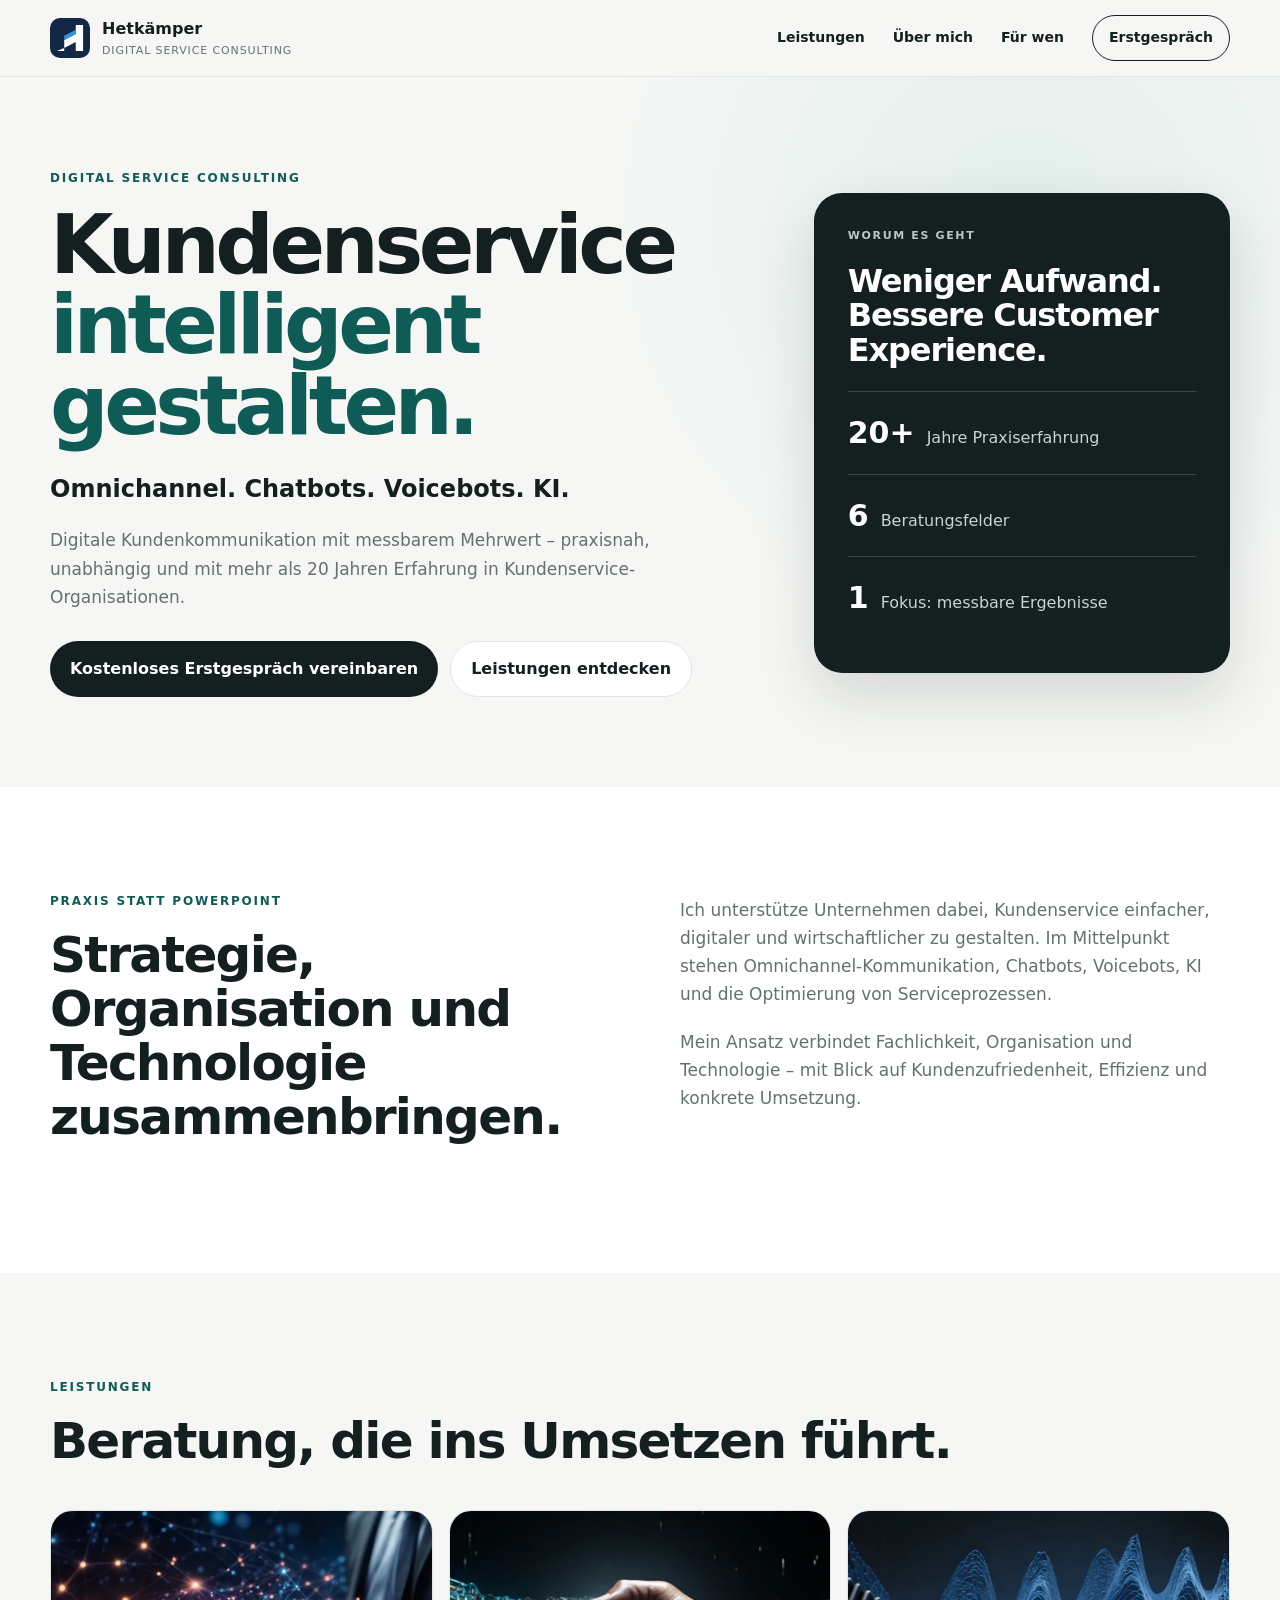
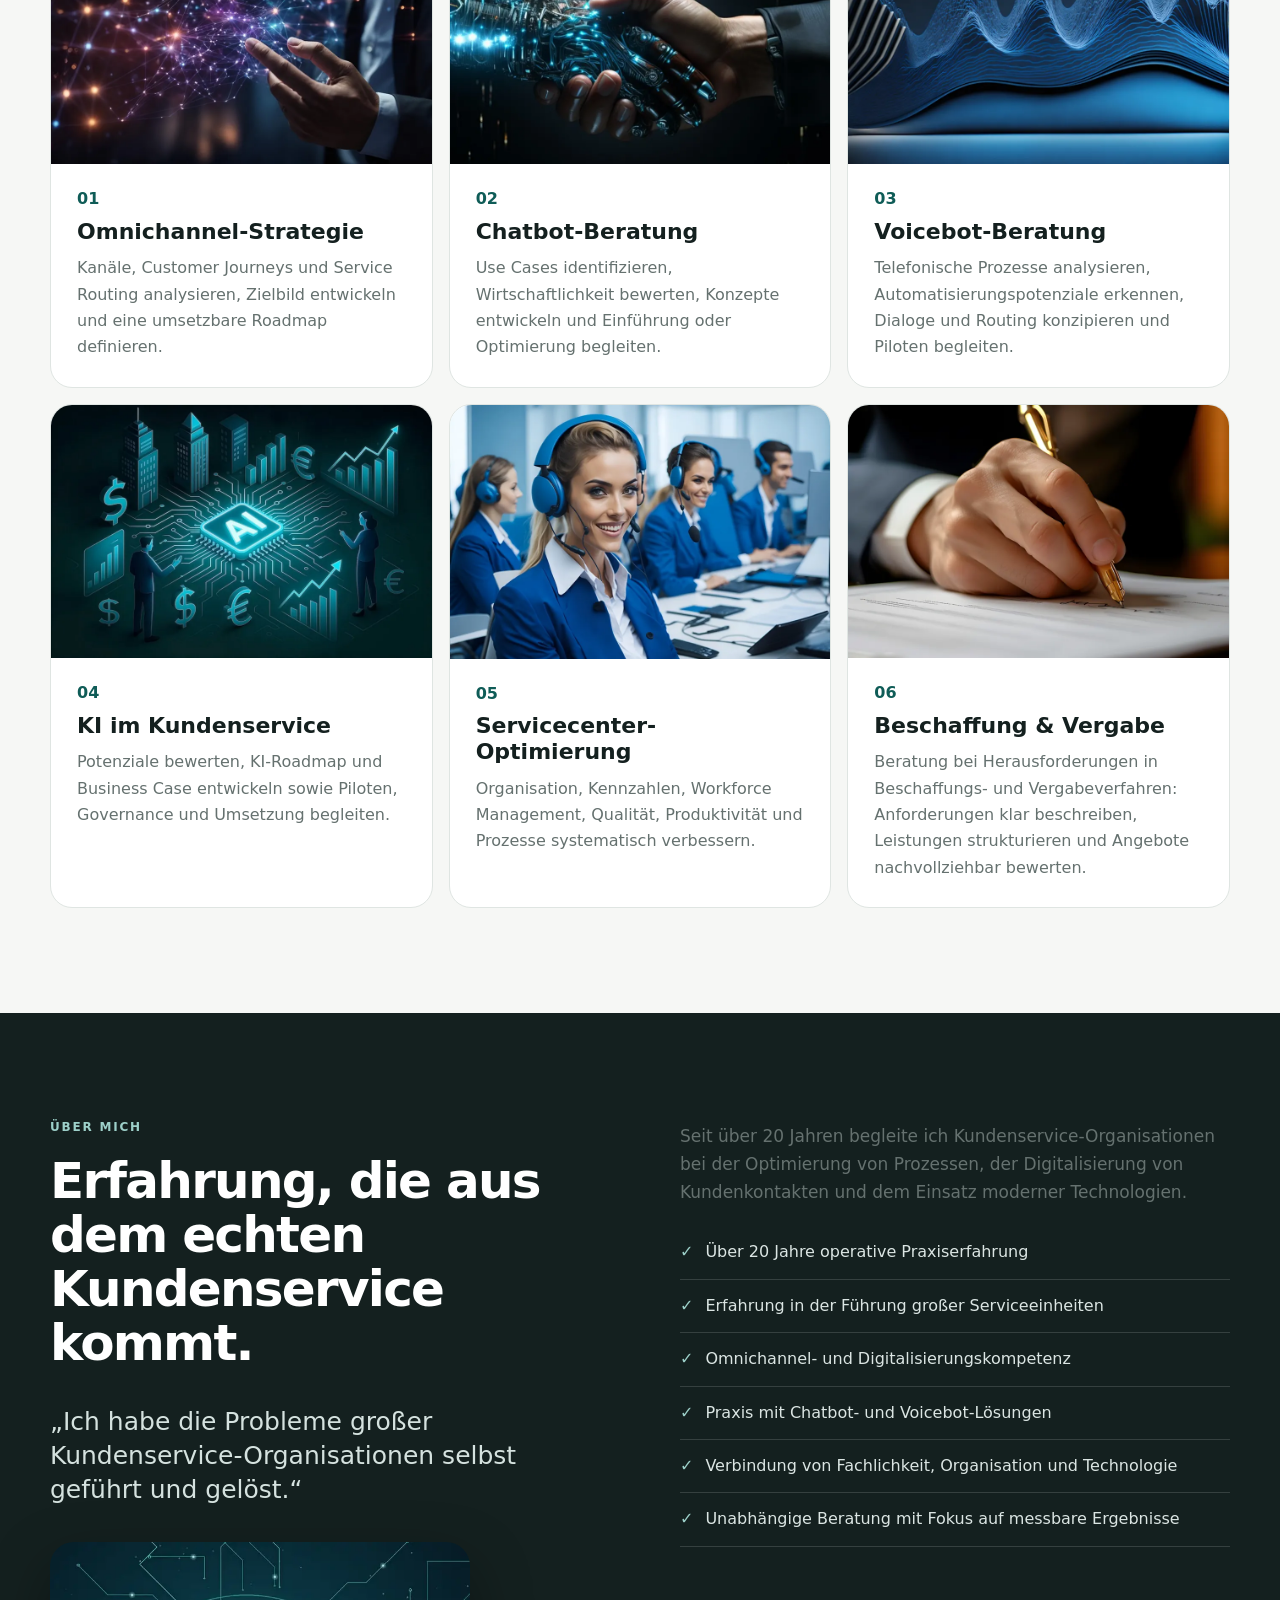
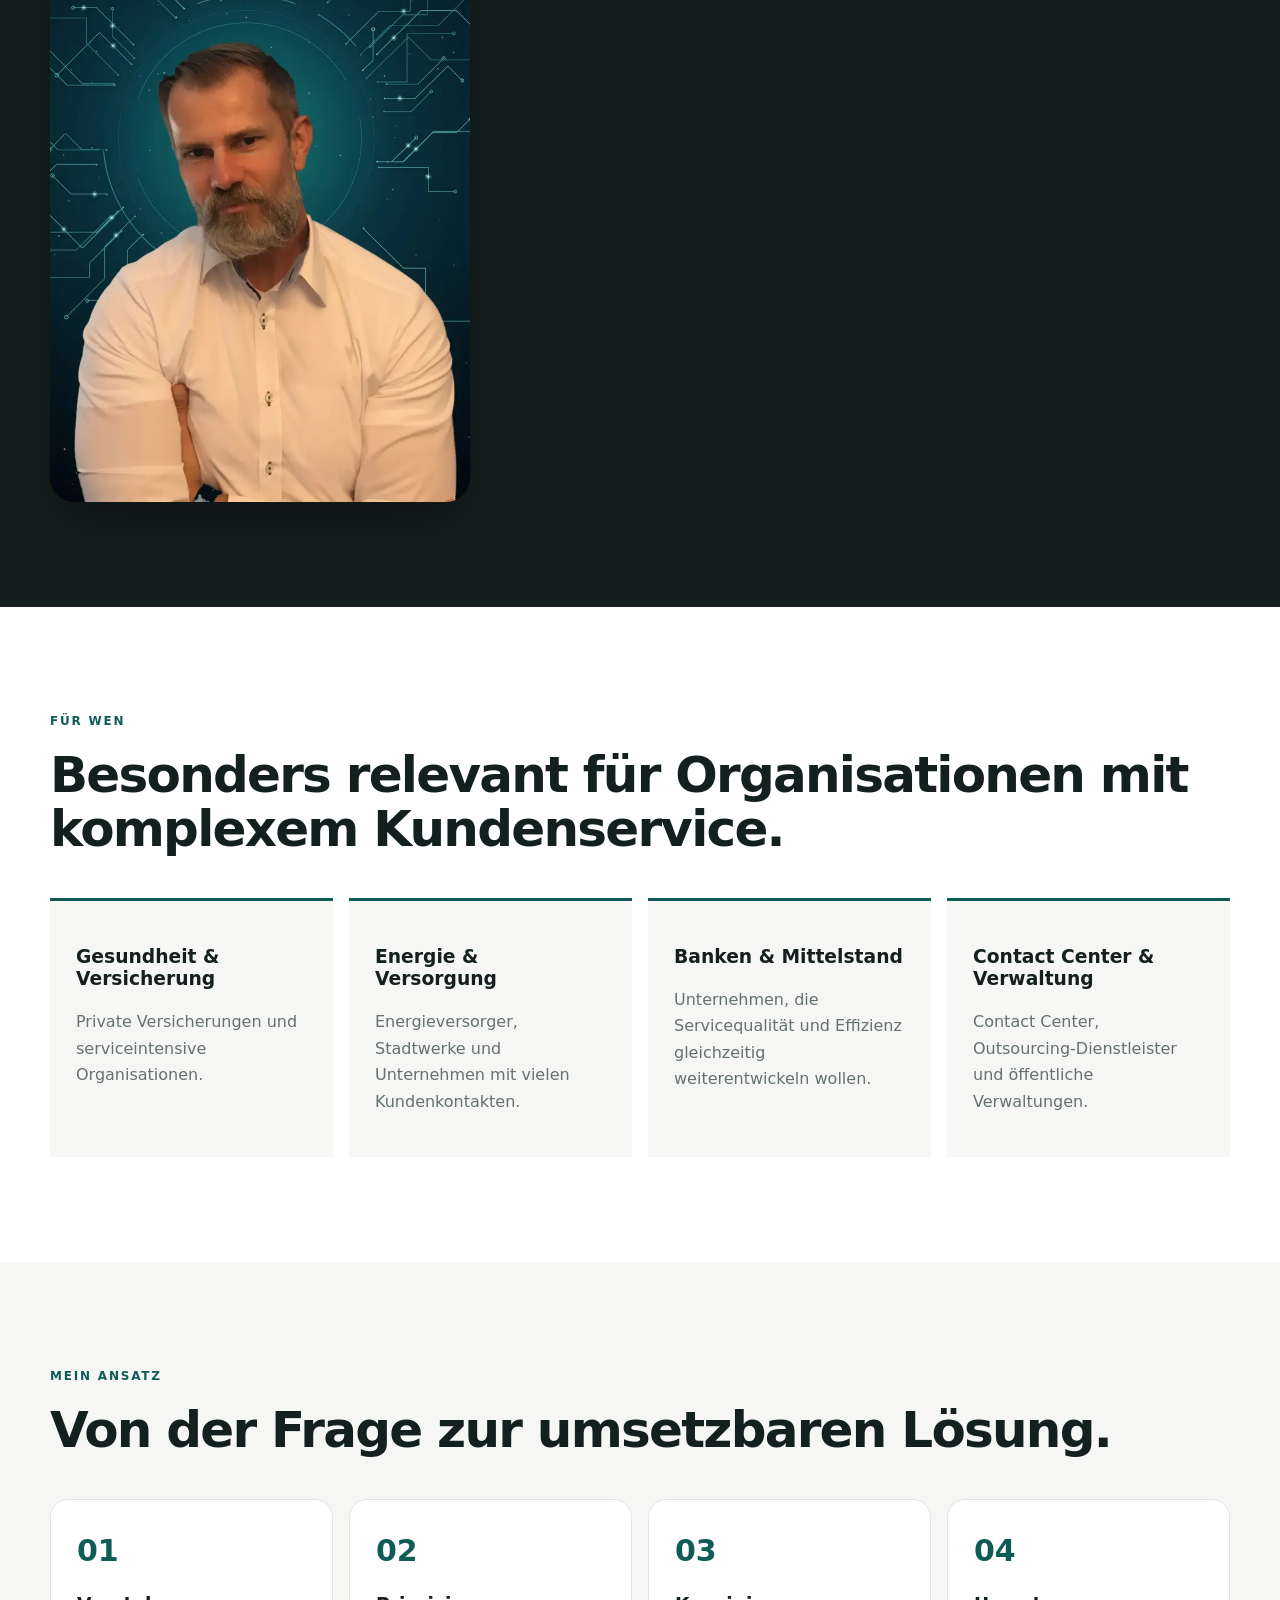
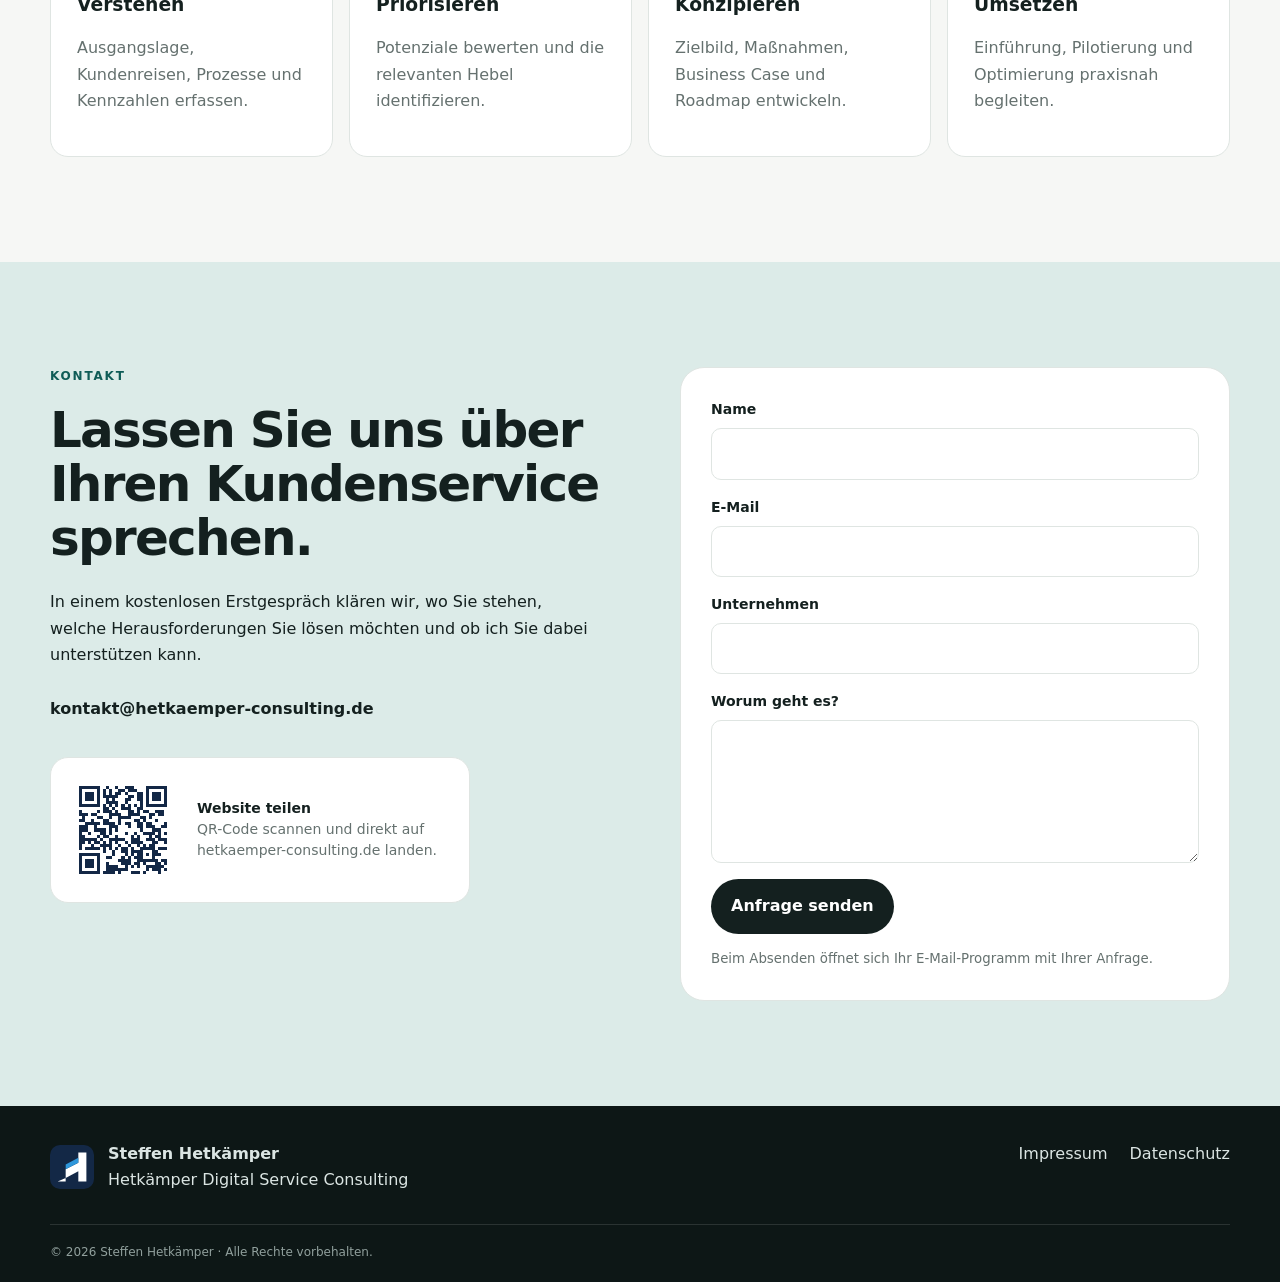
<file: index.html>
<!doctype html>
<html lang="de">
<head>
  <meta charset="utf-8">
  <meta name="viewport" content="width=device-width, initial-scale=1">
  <meta name="description" content="Steffen Hetkämper | Hetkämper Digital Service Consulting – Beratung für digitalen Kundenservice, Omnichannel, Chatbots, Voicebots und KI.">
  <title>Hetkämper Digital Service Consulting | Kundenservice intelligent gestalten</title>
  <link rel="icon" href="favicon.svg" type="image/svg+xml">
  <link rel="stylesheet" href="style.css">
</head>
<body>
<header class="site-header">
  <div class="container nav">
    <a class="brand" href="#top" aria-label="Startseite">
      <img class="brand-logo" src="logo.svg" alt="" width="40" height="40">
      <span><strong>Hetkämper</strong><small>Digital Service Consulting</small></span>
    </a>
    <nav aria-label="Hauptnavigation">
      <a href="#leistungen">Leistungen</a>
      <a href="#ueber-mich">Über mich</a>
      <a href="#zielgruppen">Für wen</a>
      <a href="#kontakt" class="nav-cta">Erstgespräch</a>
    </nav>
  </div>
</header>

<main id="top">
<section class="hero">
  <div class="container hero-grid">
    <div>
      <p class="eyebrow">DIGITAL SERVICE CONSULTING</p>
      <h1>Kundenservice<br><span>intelligent gestalten.</span></h1>
      <p class="lead">Omnichannel. Chatbots. Voicebots. KI.</p>
      <p class="hero-copy">Digitale Kundenkommunikation mit messbarem Mehrwert – praxisnah, unabhängig und mit mehr als 20 Jahren Erfahrung in Kundenservice-Organisationen.</p>
      <div class="actions">
        <a class="button primary" href="#kontakt">Kostenloses Erstgespräch vereinbaren</a>
        <a class="button secondary" href="#leistungen">Leistungen entdecken</a>
      </div>
    </div>
    <div class="hero-card">
      <div class="card-kicker">WORUM ES GEHT</div>
      <h2>Weniger Aufwand.<br>Bessere Customer Experience.</h2>
      <div class="metric"><b>20+</b><span>Jahre Praxiserfahrung</span></div>
      <div class="metric"><b>6</b><span>Beratungsfelder</span></div>
      <div class="metric"><b>1</b><span>Fokus: messbare Ergebnisse</span></div>
    </div>
  </div>
</section>

<section class="intro section">
  <div class="container two-col">
    <div>
      <p class="eyebrow">PRAXIS STATT POWERPOINT</p>
      <h2>Strategie, Organisation und Technologie zusammenbringen.</h2>
    </div>
    <div class="copy">
      <p>Ich unterstütze Unternehmen dabei, Kundenservice einfacher, digitaler und wirtschaftlicher zu gestalten. Im Mittelpunkt stehen Omnichannel-Kommunikation, Chatbots, Voicebots, KI und die Optimierung von Serviceprozessen.</p>
      <p>Mein Ansatz verbindet Fachlichkeit, Organisation und Technologie – mit Blick auf Kundenzufriedenheit, Effizienz und konkrete Umsetzung.</p>
    </div>
  </div>
</section>

<section id="leistungen" class="section services">
  <div class="container">
    <p class="eyebrow">LEISTUNGEN</p>
    <h2>Beratung, die ins Umsetzen führt.</h2>
    <div class="service-grid">
      <article class="service-card"><img src="img/omnichannel.webp" alt="Vernetzte digitale Kommunikationskanäle" width="900" height="600" loading="lazy"><span>01</span><h3>Omnichannel-Strategie</h3><p>Kanäle, Customer Journeys und Service Routing analysieren, Zielbild entwickeln und eine umsetzbare Roadmap definieren.</p></article>
      <article class="service-card"><img src="img/chatbot.webp" alt="Handschlag zwischen Mensch und Roboterhand" width="900" height="600" loading="lazy"><span>02</span><h3>Chatbot-Beratung</h3><p>Use Cases identifizieren, Wirtschaftlichkeit bewerten, Konzepte entwickeln und Einführung oder Optimierung begleiten.</p></article>
      <article class="service-card"><img src="img/voicebot.webp" alt="Visualisierte Schallwellen einer Sprachanwendung" width="900" height="600" loading="lazy"><span>03</span><h3>Voicebot-Beratung</h3><p>Telefonische Prozesse analysieren, Automatisierungspotenziale erkennen, Dialoge und Routing konzipieren und Piloten begleiten.</p></article>
      <article class="service-card"><img src="img/ki.webp" alt="KI-Chip als Symbol für künstliche Intelligenz" width="900" height="600" loading="lazy"><span>04</span><h3>KI im Kundenservice</h3><p>Potenziale bewerten, KI-Roadmap und Business Case entwickeln sowie Piloten, Governance und Umsetzung begleiten.</p></article>
      <article class="service-card"><img src="img/servicecenter.webp" alt="Team in einem modernen Servicecenter" width="900" height="600" loading="lazy"><span>05</span><h3>Servicecenter-Optimierung</h3><p>Organisation, Kennzahlen, Workforce Management, Qualität, Produktivität und Prozesse systematisch verbessern.</p></article>
      <article class="service-card"><img src="img/vergabe.webp" alt="Unterschrift unter einem Vertragsdokument" width="900" height="600" loading="lazy"><span>06</span><h3>Beschaffung &amp; Vergabe</h3><p>Beratung bei Herausforderungen in Beschaffungs- und Vergabeverfahren: Anforderungen klar beschreiben, Leistungen strukturieren und Angebote nachvollziehbar bewerten.</p></article>
    </div>
  </div>
</section>

<section id="ueber-mich" class="section about">
  <div class="container two-col">
    <div class="about-panel">
      <p class="eyebrow">ÜBER MICH</p>
      <h2>Erfahrung, die aus dem echten Kundenservice kommt.</h2>
      <p class="quote">„Ich habe die Probleme großer Kundenservice-Organisationen selbst geführt und gelöst.“</p>
      <img class="about-photo" src="steffen-hetkaemper-v2.webp" alt="Steffen Hetkämper" width="720" height="960" loading="lazy">
    </div>
    <div class="copy">
      <p>Seit über 20 Jahren begleite ich Kundenservice-Organisationen bei der Optimierung von Prozessen, der Digitalisierung von Kundenkontakten und dem Einsatz moderner Technologien.</p>
      <ul class="checklist">
        <li>Über 20 Jahre operative Praxiserfahrung</li>
        <li>Erfahrung in der Führung großer Serviceeinheiten</li>
        <li>Omnichannel- und Digitalisierungskompetenz</li>
        <li>Praxis mit Chatbot- und Voicebot-Lösungen</li>
        <li>Verbindung von Fachlichkeit, Organisation und Technologie</li>
        <li>Unabhängige Beratung mit Fokus auf messbare Ergebnisse</li>
      </ul>
    </div>
  </div>
</section>

<section id="zielgruppen" class="section audiences">
  <div class="container">
    <p class="eyebrow">FÜR WEN</p>
    <h2>Besonders relevant für Organisationen mit komplexem Kundenservice.</h2>
    <div class="audience-grid">
      <div><h3>Gesundheit & Versicherung</h3><p>Private Versicherungen und serviceintensive Organisationen.</p></div>
      <div><h3>Energie & Versorgung</h3><p>Energieversorger, Stadtwerke und Unternehmen mit vielen Kundenkontakten.</p></div>
      <div><h3>Banken & Mittelstand</h3><p>Unternehmen, die Servicequalität und Effizienz gleichzeitig weiterentwickeln wollen.</p></div>
      <div><h3>Contact Center & Verwaltung</h3><p>Contact Center, Outsourcing-Dienstleister und öffentliche Verwaltungen.</p></div>
    </div>
  </div>
</section>

<section class="section process">
  <div class="container">
    <p class="eyebrow">MEIN ANSATZ</p>
    <h2>Von der Frage zur umsetzbaren Lösung.</h2>
    <div class="steps">
      <div><b>01</b><h3>Verstehen</h3><p>Ausgangslage, Kundenreisen, Prozesse und Kennzahlen erfassen.</p></div>
      <div><b>02</b><h3>Priorisieren</h3><p>Potenziale bewerten und die relevanten Hebel identifizieren.</p></div>
      <div><b>03</b><h3>Konzipieren</h3><p>Zielbild, Maßnahmen, Business Case und Roadmap entwickeln.</p></div>
      <div><b>04</b><h3>Umsetzen</h3><p>Einführung, Pilotierung und Optimierung praxisnah begleiten.</p></div>
    </div>
  </div>
</section>

<section id="kontakt" class="section contact">
  <div class="container contact-grid">
    <div>
      <p class="eyebrow">KONTAKT</p>
      <h2>Lassen Sie uns über Ihren Kundenservice sprechen.</h2>
      <p>In einem kostenlosen Erstgespräch klären wir, wo Sie stehen, welche Herausforderungen Sie lösen möchten und ob ich Sie dabei unterstützen kann.</p>
      <div class="contact-links">
        <a href="mailto:kontakt@hetkaemper-consulting.de">kontakt@hetkaemper-consulting.de</a>
      </div>
      <div class="qr-box">
        <img src="qr-code.svg" alt="QR-Code zur Website hetkaemper-consulting.de" width="132" height="132">
        <p><strong>Website teilen</strong><br>QR-Code scannen und direkt auf hetkaemper-consulting.de landen.</p>
      </div>
    </div>
    <form class="contact-form" action="mailto:kontakt@hetkaemper-consulting.de" method="post" enctype="text/plain">
      <label>Name<input name="Name" required></label>
      <label>E-Mail<input type="email" name="E-Mail" required></label>
      <label>Unternehmen<input name="Unternehmen"></label>
      <label>Worum geht es?<textarea name="Nachricht" rows="5"></textarea></label>
      <button class="button primary" type="submit">Anfrage senden</button>
      <small>Beim Absenden öffnet sich Ihr E-Mail-Programm mit Ihrer Anfrage.</small>
    </form>
  </div>
</section>
</main>

<footer class="footer">
  <div class="container footer-grid">
    <div class="footer-brand"><img src="logo.svg" alt="" width="44" height="44"><div><strong>Steffen Hetkämper</strong><br>Hetkämper Digital Service Consulting</div></div>
    <div><a href="impressum.html">Impressum</a><a href="datenschutz.html">Datenschutz</a></div>
  </div>
  <div class="container copyright">© 2026 Steffen Hetkämper · Alle Rechte vorbehalten.</div>
</footer>
<script src="script.js"></script>
</body>
</html>
</file>
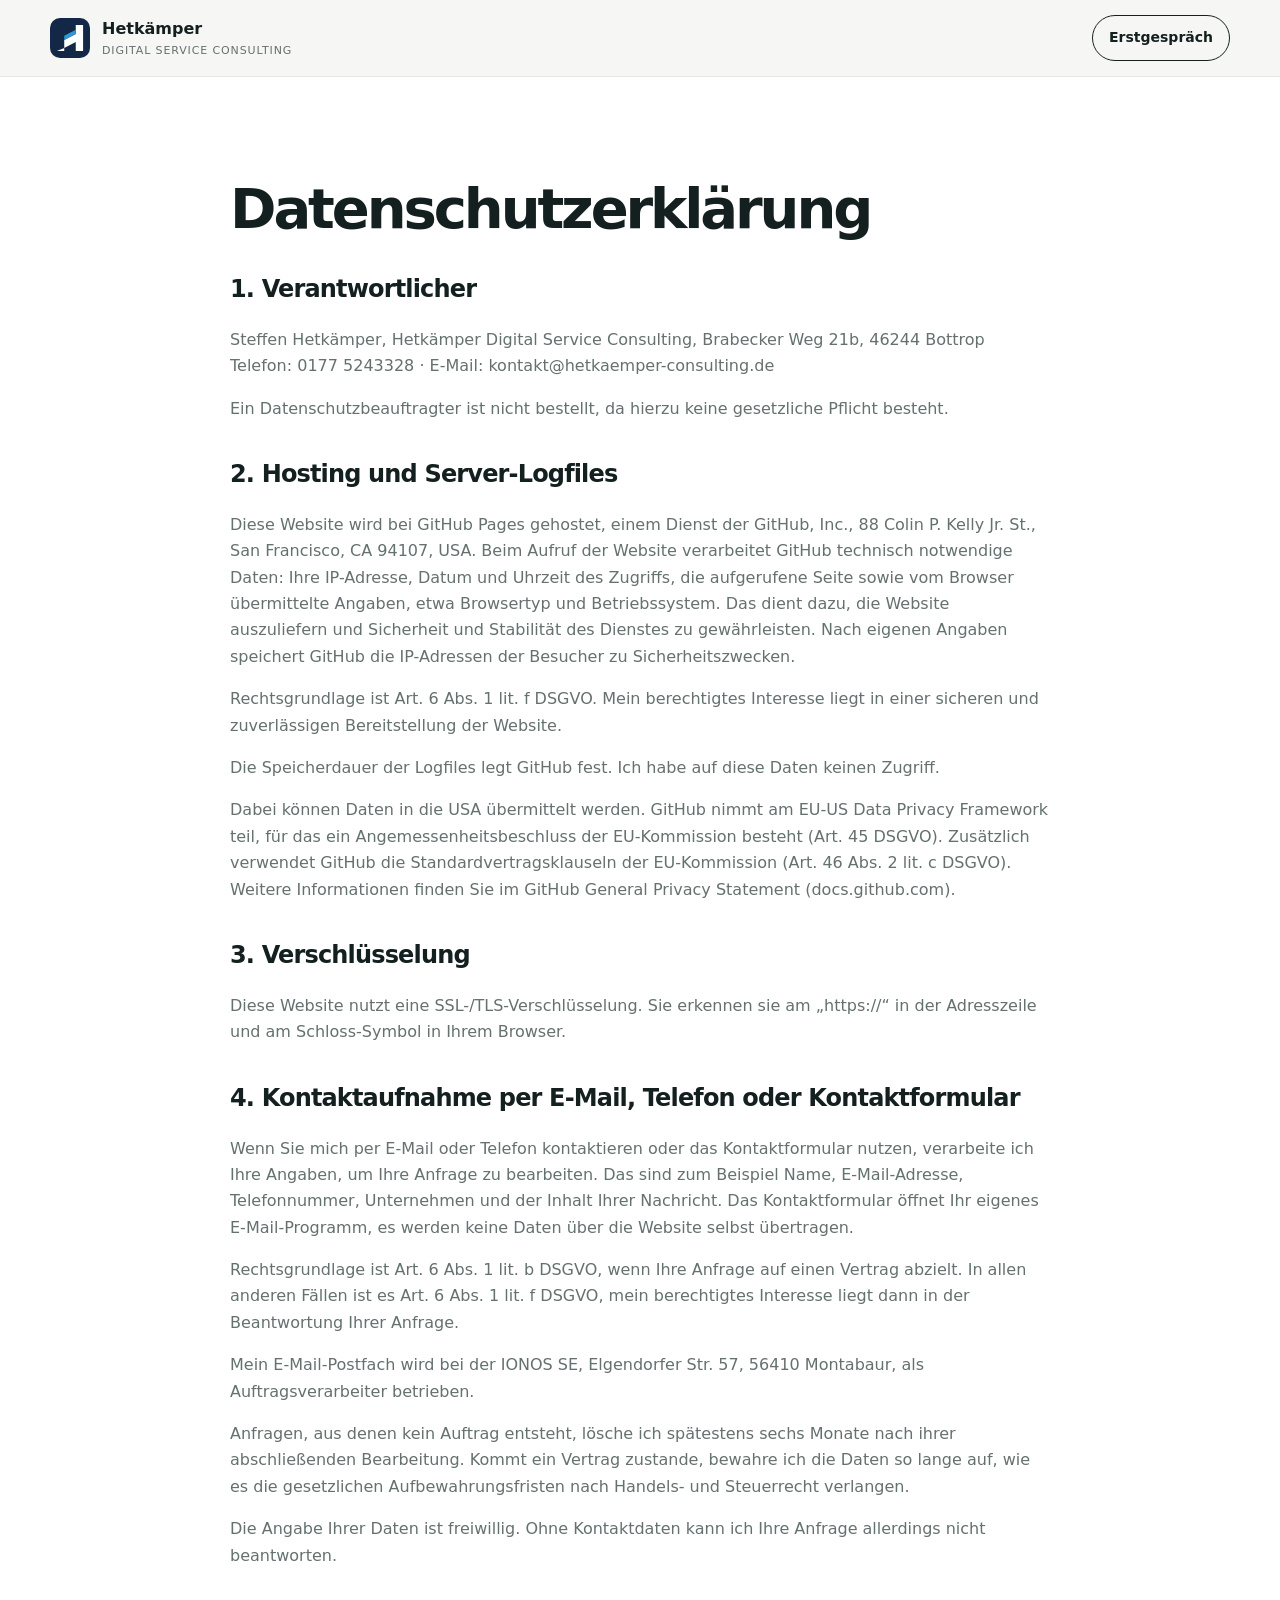
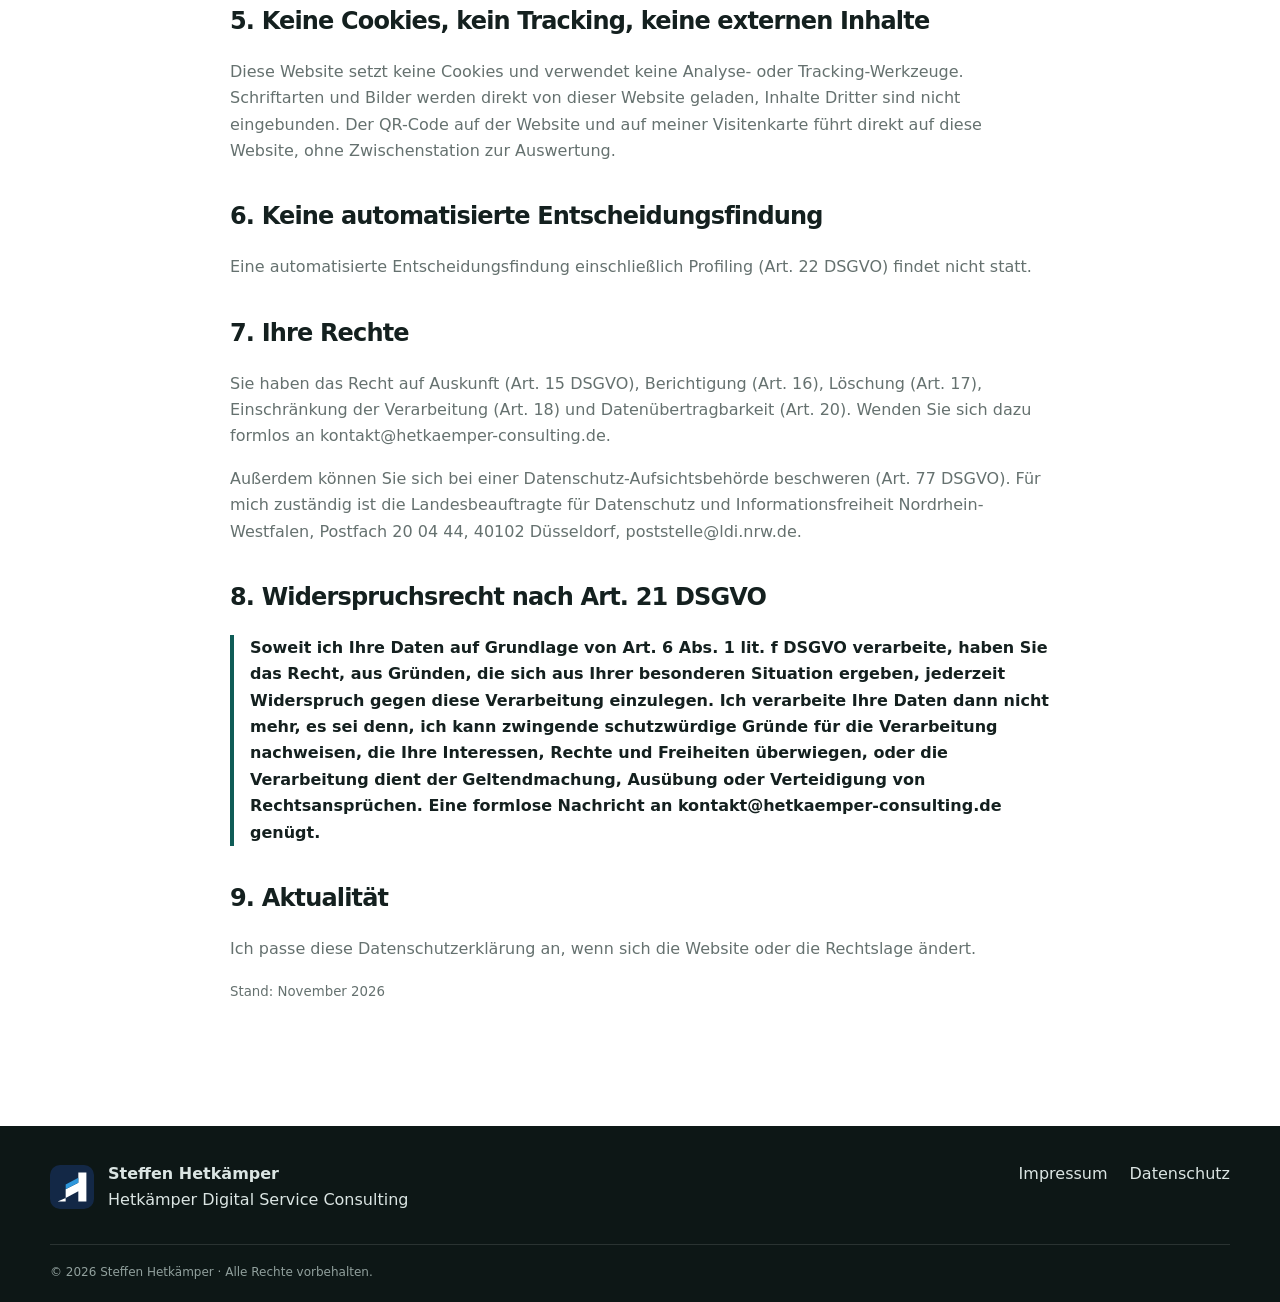
<file: datenschutz.html>
<!doctype html>
<html lang="de">
<head>
  <meta charset="utf-8">
  <meta name="viewport" content="width=device-width, initial-scale=1">
  <meta name="robots" content="noindex">
  <title>Datenschutzerklärung | Hetkämper Digital Service Consulting</title>
  <link rel="icon" href="favicon.svg" type="image/svg+xml">
  <link rel="stylesheet" href="style.css">
  <style>.legal{background:#fff}.legal .container{max-width:820px}.legal h2{font-size:24px;margin-top:40px}.legal p,.legal li{color:var(--muted)}</style>
</head>
<body>
<header class="site-header">
  <div class="container nav">
    <a class="brand" href="index.html" aria-label="Startseite">
      <img class="brand-logo" src="logo.svg" alt="" width="40" height="40">
      <span><strong>Hetkämper</strong><small>Digital Service Consulting</small></span>
    </a>
    <nav aria-label="Hauptnavigation"><a href="index.html#kontakt" class="nav-cta">Erstgespräch</a></nav>
  </div>
</header>
<main class="section legal"><div class="container">
<h1 style="font-size:clamp(36px,5vw,56px)">Datenschutzerklärung</h1>
<h2>1. Verantwortlicher</h2>
<p>Steffen Hetkämper, Hetkämper Digital Service Consulting, Brabecker Weg 21b, 46244 Bottrop<br>
Telefon: <a href="tel:+491775243328">0177 5243328</a> · E-Mail: <a href="mailto:kontakt@hetkaemper-consulting.de">kontakt@hetkaemper-consulting.de</a></p>
<p>Ein Datenschutzbeauftragter ist nicht bestellt, da hierzu keine gesetzliche Pflicht besteht.</p>
<h2>2. Hosting und Server-Logfiles</h2>
<p>Diese Website wird bei GitHub Pages gehostet, einem Dienst der GitHub, Inc., 88 Colin P. Kelly Jr. St., San Francisco, CA 94107, USA. Beim Aufruf der Website verarbeitet GitHub technisch notwendige Daten: Ihre IP-Adresse, Datum und Uhrzeit des Zugriffs, die aufgerufene Seite sowie vom Browser übermittelte Angaben, etwa Browsertyp und Betriebssystem. Das dient dazu, die Website auszuliefern und Sicherheit und Stabilität des Dienstes zu gewährleisten. Nach eigenen Angaben speichert GitHub die IP-Adressen der Besucher zu Sicherheitszwecken.</p>
<p>Rechtsgrundlage ist Art. 6 Abs. 1 lit. f DSGVO. Mein berechtigtes Interesse liegt in einer sicheren und zuverlässigen Bereitstellung der Website.</p>
<p>Die Speicherdauer der Logfiles legt GitHub fest. Ich habe auf diese Daten keinen Zugriff.</p>
<p>Dabei können Daten in die USA übermittelt werden. GitHub nimmt am EU-US Data Privacy Framework teil, für das ein Angemessenheitsbeschluss der EU-Kommission besteht (Art. 45 DSGVO). Zusätzlich verwendet GitHub die Standardvertragsklauseln der EU-Kommission (Art. 46 Abs. 2 lit. c DSGVO). Weitere Informationen finden Sie im GitHub General Privacy Statement (docs.github.com).</p>
<h2>3. Verschlüsselung</h2>
<p>Diese Website nutzt eine SSL-/TLS-Verschlüsselung. Sie erkennen sie am „https://“ in der Adresszeile und am Schloss-Symbol in Ihrem Browser.</p>
<h2>4. Kontaktaufnahme per E-Mail, Telefon oder Kontaktformular</h2>
<p>Wenn Sie mich per E-Mail oder Telefon kontaktieren oder das Kontaktformular nutzen, verarbeite ich Ihre Angaben, um Ihre Anfrage zu bearbeiten. Das sind zum Beispiel Name, E-Mail-Adresse, Telefonnummer, Unternehmen und der Inhalt Ihrer Nachricht. Das Kontaktformular öffnet Ihr eigenes E-Mail-Programm, es werden keine Daten über die Website selbst übertragen.</p>
<p>Rechtsgrundlage ist Art. 6 Abs. 1 lit. b DSGVO, wenn Ihre Anfrage auf einen Vertrag abzielt. In allen anderen Fällen ist es Art. 6 Abs. 1 lit. f DSGVO, mein berechtigtes Interesse liegt dann in der Beantwortung Ihrer Anfrage.</p>
<p>Mein E-Mail-Postfach wird bei der IONOS SE, Elgendorfer Str. 57, 56410 Montabaur, als Auftragsverarbeiter betrieben.</p>
<p>Anfragen, aus denen kein Auftrag entsteht, lösche ich spätestens sechs Monate nach ihrer abschließenden Bearbeitung. Kommt ein Vertrag zustande, bewahre ich die Daten so lange auf, wie es die gesetzlichen Aufbewahrungsfristen nach Handels- und Steuerrecht verlangen.</p>
<p>Die Angabe Ihrer Daten ist freiwillig. Ohne Kontaktdaten kann ich Ihre Anfrage allerdings nicht beantworten.</p>
<h2>5. Keine Cookies, kein Tracking, keine externen Inhalte</h2>
<p>Diese Website setzt keine Cookies und verwendet keine Analyse- oder Tracking-Werkzeuge. Schriftarten und Bilder werden direkt von dieser Website geladen, Inhalte Dritter sind nicht eingebunden. Der QR-Code auf der Website und auf meiner Visitenkarte führt direkt auf diese Website, ohne Zwischenstation zur Auswertung.</p>
<h2>6. Keine automatisierte Entscheidungsfindung</h2>
<p>Eine automatisierte Entscheidungsfindung einschließlich Profiling (Art. 22 DSGVO) findet nicht statt.</p>
<h2>7. Ihre Rechte</h2>
<p>Sie haben das Recht auf Auskunft (Art. 15 DSGVO), Berichtigung (Art. 16), Löschung (Art. 17), Einschränkung der Verarbeitung (Art. 18) und Datenübertragbarkeit (Art. 20). Wenden Sie sich dazu formlos an <a href="mailto:kontakt@hetkaemper-consulting.de">kontakt@hetkaemper-consulting.de</a>.</p>
<p>Außerdem können Sie sich bei einer Datenschutz-Aufsichtsbehörde beschweren (Art. 77 DSGVO). Für mich zuständig ist die Landesbeauftragte für Datenschutz und Informationsfreiheit Nordrhein-Westfalen, Postfach 20 04 44, 40102 Düsseldorf, <a href="mailto:poststelle@ldi.nrw.de">poststelle@ldi.nrw.de</a>.</p>
<h2>8. Widerspruchsrecht nach Art. 21 DSGVO</h2>
<p style="color:var(--ink);font-weight:700;border-left:4px solid var(--accent);padding-left:16px">Soweit ich Ihre Daten auf Grundlage von Art. 6 Abs. 1 lit. f DSGVO verarbeite, haben Sie das Recht, aus Gründen, die sich aus Ihrer besonderen Situation ergeben, jederzeit Widerspruch gegen diese Verarbeitung einzulegen. Ich verarbeite Ihre Daten dann nicht mehr, es sei denn, ich kann zwingende schutzwürdige Gründe für die Verarbeitung nachweisen, die Ihre Interessen, Rechte und Freiheiten überwiegen, oder die Verarbeitung dient der Geltendmachung, Ausübung oder Verteidigung von Rechtsansprüchen. Eine formlose Nachricht an <a href="mailto:kontakt@hetkaemper-consulting.de">kontakt@hetkaemper-consulting.de</a> genügt.</p>
<h2>9. Aktualität</h2>
<p>Ich passe diese Datenschutzerklärung an, wenn sich die Website oder die Rechtslage ändert.</p>
<p><small>Stand: November 2026</small></p>
</div></main>
<footer class="footer">
  <div class="container footer-grid">
    <div class="footer-brand"><img src="logo.svg" alt="" width="44" height="44"><div><strong>Steffen Hetkämper</strong><br>Hetkämper Digital Service Consulting</div></div>
    <div><a href="impressum.html">Impressum</a><a href="datenschutz.html">Datenschutz</a></div>
  </div>
  <div class="container copyright">© 2026 Steffen Hetkämper · Alle Rechte vorbehalten.</div>
</footer>
</body>
</html>
</file>
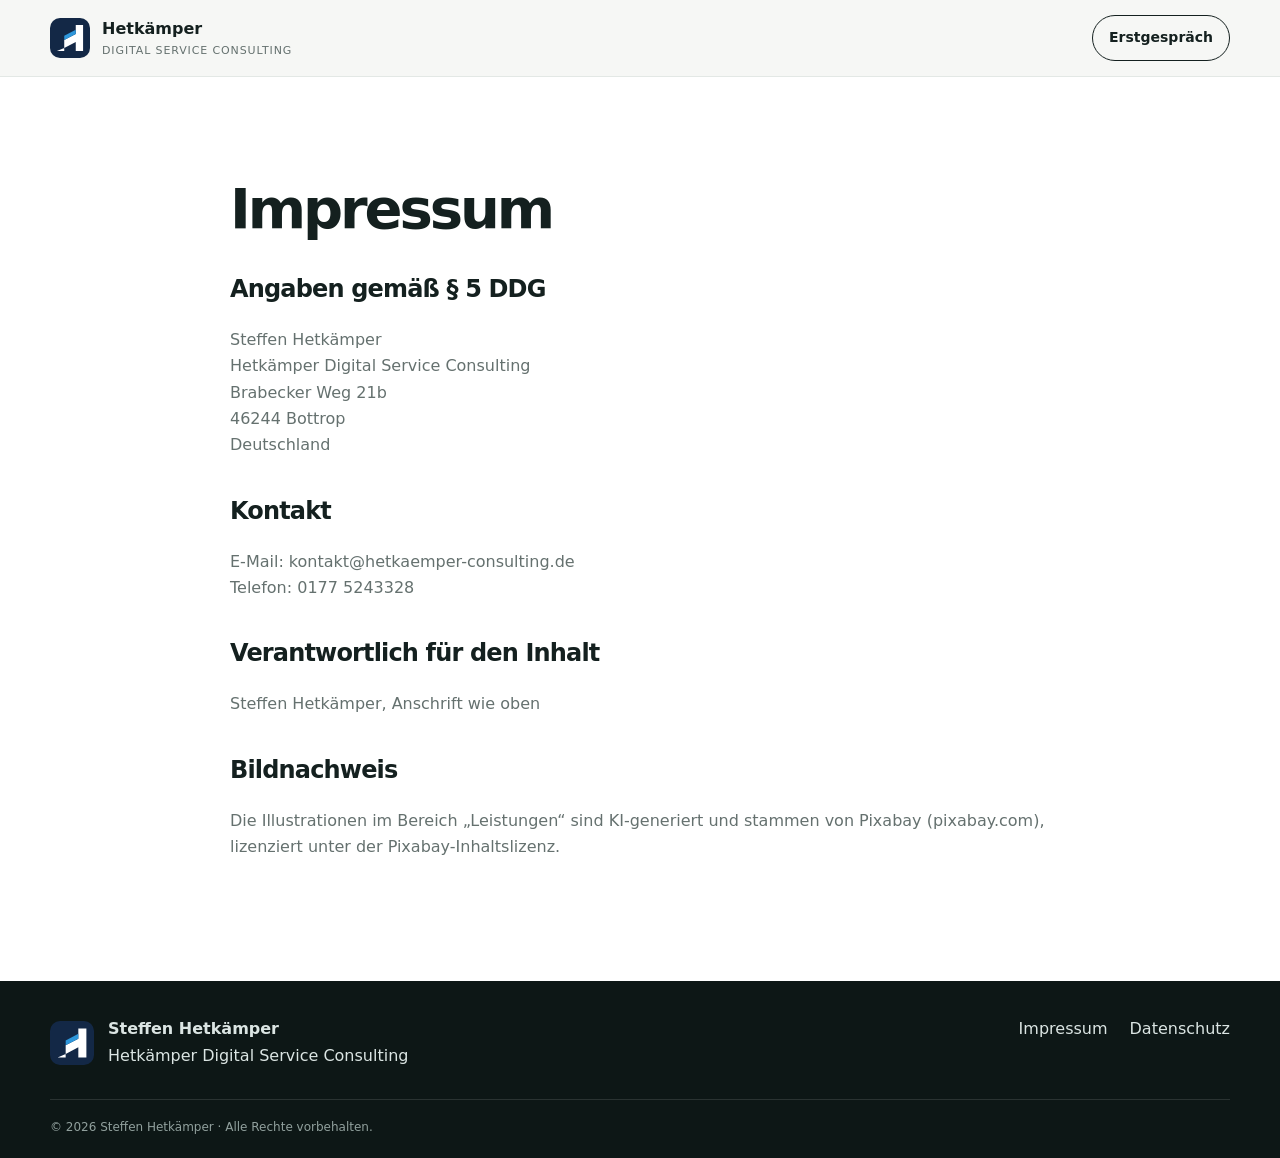
<file: impressum.html>
<!doctype html>
<html lang="de">
<head>
  <meta charset="utf-8">
  <meta name="viewport" content="width=device-width, initial-scale=1">
  <meta name="robots" content="noindex">
  <title>Impressum | Hetkämper Digital Service Consulting</title>
  <link rel="icon" href="favicon.svg" type="image/svg+xml">
  <link rel="stylesheet" href="style.css">
  <style>.legal{background:#fff}.legal .container{max-width:820px}.legal h2{font-size:24px;margin-top:40px}.legal p,.legal li{color:var(--muted)}</style>
</head>
<body>
<header class="site-header">
  <div class="container nav">
    <a class="brand" href="index.html" aria-label="Startseite">
      <img class="brand-logo" src="logo.svg" alt="" width="40" height="40">
      <span><strong>Hetkämper</strong><small>Digital Service Consulting</small></span>
    </a>
    <nav aria-label="Hauptnavigation"><a href="index.html#kontakt" class="nav-cta">Erstgespräch</a></nav>
  </div>
</header>
<main class="section legal"><div class="container">
<h1 style="font-size:clamp(36px,5vw,56px)">Impressum</h1>
<h2>Angaben gemäß § 5 DDG</h2>
<p>Steffen Hetkämper<br>Hetkämper Digital Service Consulting<br>
Brabecker Weg 21b<br>46244 Bottrop<br>Deutschland</p>
<h2>Kontakt</h2>
<p>E-Mail: <a href="mailto:kontakt@hetkaemper-consulting.de">kontakt@hetkaemper-consulting.de</a><br>Telefon: <a href="tel:+491775243328">0177 5243328</a></p>
<h2>Verantwortlich für den Inhalt</h2>
<p>Steffen Hetkämper, Anschrift wie oben</p>
<h2>Bildnachweis</h2>
<p>Die Illustrationen im Bereich „Leistungen“ sind KI-generiert und stammen von Pixabay (pixabay.com), lizenziert unter der Pixabay-Inhaltslizenz.</p>
</div></main>
<footer class="footer">
  <div class="container footer-grid">
    <div class="footer-brand"><img src="logo.svg" alt="" width="44" height="44"><div><strong>Steffen Hetkämper</strong><br>Hetkämper Digital Service Consulting</div></div>
    <div><a href="impressum.html">Impressum</a><a href="datenschutz.html">Datenschutz</a></div>
  </div>
  <div class="container copyright">© 2026 Steffen Hetkämper · Alle Rechte vorbehalten.</div>
</footer>
</body>
</html>
</file>
<file: style.css>
:root{
  --bg:#f6f7f5; --surface:#fff; --ink:#14201f; --muted:#65716f;
  --accent:#0f5c57; --accent2:#dcebe8; --line:#dfe5e2; --max:1180px;
}
*{box-sizing:border-box} html{scroll-behavior:smooth}
body{margin:0;font-family:Inter,ui-sans-serif,system-ui,-apple-system,BlinkMacSystemFont,"Segoe UI",sans-serif;color:var(--ink);background:var(--bg);line-height:1.65}
a{color:inherit;text-decoration:none} .container{width:min(calc(100% - 40px),var(--max));margin:auto}
.site-header{position:sticky;top:0;z-index:10;background:rgba(246,247,245,.92);backdrop-filter:blur(14px);border-bottom:1px solid rgba(223,229,226,.8)}
.nav{height:76px;display:flex;align-items:center;justify-content:space-between;gap:24px}
.brand{display:flex;align-items:center;gap:12px}.brand-mark{display:grid;place-items:center;width:38px;height:38px;border-radius:10px;background:var(--ink);color:#fff;font-weight:800}.brand small{display:block;color:var(--muted);font-size:11px;letter-spacing:.08em;text-transform:uppercase}
nav{display:flex;align-items:center;gap:28px;font-size:14px;font-weight:650}nav a:hover{color:var(--accent)}.nav-cta{padding:10px 16px;border:1px solid var(--ink);border-radius:999px}
.hero{padding:92px 0 90px;background:radial-gradient(circle at 80% 20%,#e3efec 0,transparent 38%),var(--bg)}
.hero-grid{display:grid;grid-template-columns:1.25fr .75fr;gap:70px;align-items:center}
.eyebrow{margin:0 0 16px;color:var(--accent);font-size:12px;font-weight:800;letter-spacing:.15em}
h1{font-size:clamp(46px,7vw,82px);line-height:.98;letter-spacing:-.055em;margin:0 0 24px}h1 span{color:var(--accent)}
h2{font-size:clamp(32px,4vw,50px);line-height:1.08;letter-spacing:-.035em;margin:0 0 24px}h3{line-height:1.2}
.lead{font-size:24px;font-weight:750;margin:0 0 16px}.hero-copy,.copy p{font-size:17px;color:var(--muted);max-width:680px}
.actions{display:flex;gap:12px;flex-wrap:wrap;margin-top:30px}.button{display:inline-flex;align-items:center;justify-content:center;border:0;cursor:pointer;font:inherit;font-weight:750;padding:14px 20px;border-radius:999px}.primary{background:var(--ink);color:#fff}.primary:hover{background:var(--accent)}.secondary{border:1px solid var(--line);background:#fff}
.hero-card{background:var(--ink);color:#fff;border-radius:28px;padding:34px;box-shadow:0 24px 60px rgba(20,32,31,.15)}.card-kicker{font-size:11px;letter-spacing:.15em;color:#b7c8c5;font-weight:800}.hero-card h2{font-size:32px;margin-top:18px}.metric{border-top:1px solid rgba(255,255,255,.18);padding:16px 0;display:flex;align-items:baseline;gap:12px}.metric b{font-size:30px}.metric span{color:#c9d3d1}
.section{padding:105px 0}.intro{background:#fff}.two-col{display:grid;grid-template-columns:1fr 1fr;gap:80px}.copy{padding-top:4px}.copy p{margin-top:0;margin-bottom:20px}
.services{background:var(--bg)}.service-grid{display:grid;grid-template-columns:repeat(3,1fr);gap:16px;margin-top:42px}.service-card{background:#fff;border:1px solid var(--line);border-radius:22px;padding:28px;min-height:250px;transition:.2s}.service-card:hover{transform:translateY(-4px);box-shadow:0 18px 45px rgba(20,32,31,.08)}.service-card span{color:var(--accent);font-weight:800}.service-card h3{font-size:22px}.service-card p,.audience-grid p,.steps p{color:var(--muted)}
.about{background:var(--ink);color:#fff}.about .eyebrow{color:#9dd0c9}.about-panel{padding-right:20px}.quote{font-size:25px;line-height:1.35;color:#d5e2df;margin-top:35px}.about-photo{display:block;width:100%;max-width:420px;height:auto;margin-top:36px;border-radius:24px;box-shadow:0 24px 60px rgba(0,0,0,.35)}.checklist{list-style:none;padding:0;margin:0}.checklist li{padding:13px 0;border-bottom:1px solid rgba(255,255,255,.14);color:#dbe5e3}.checklist li:before{content:"✓";color:#9dd0c9;margin-right:12px;font-weight:800}
.audiences{background:#fff}.audience-grid{display:grid;grid-template-columns:repeat(4,1fr);gap:16px;margin-top:42px}.audience-grid>div{padding:26px;border-top:3px solid var(--accent);background:var(--bg)}
.process{background:var(--bg)}.steps{display:grid;grid-template-columns:repeat(4,1fr);gap:16px;margin-top:42px}.steps>div{padding:26px;background:#fff;border:1px solid var(--line);border-radius:18px}.steps b{font-size:30px;color:var(--accent)}
.contact{background:var(--accent2)}.contact-grid{display:grid;grid-template-columns:1fr 1fr;gap:80px}.contact-links{display:flex;flex-direction:column;gap:8px;margin-top:28px;font-weight:750}.contact-links a:hover{color:var(--accent)}
.contact-form{background:#fff;padding:30px;border-radius:24px;border:1px solid var(--line)}label{display:block;font-weight:700;font-size:14px;margin-bottom:16px}input,textarea{display:block;width:100%;margin-top:7px;border:1px solid var(--line);border-radius:10px;padding:13px;font:inherit;background:#fff}textarea{resize:vertical}.contact-form small{display:block;color:var(--muted);margin-top:14px}
.footer{background:#0d1716;color:#dbe5e3;padding:35px 0 20px}.footer-grid{display:flex;justify-content:space-between;gap:20px}.footer-grid>div:last-child{display:flex;gap:22px}.footer a:hover{color:#fff}.copyright{margin-top:30px;padding-top:18px;border-top:1px solid rgba(255,255,255,.12);font-size:12px;color:#91a09d}
@media(max-width:900px){nav a:not(.nav-cta){display:none}.hero-grid,.two-col,.contact-grid{grid-template-columns:1fr;gap:42px}.service-grid{grid-template-columns:1fr 1fr}.audience-grid,.steps{grid-template-columns:1fr 1fr}}
@media(max-width:620px){.container{width:min(calc(100% - 28px),var(--max))}.nav{height:68px}.brand small{display:none}.hero{padding:64px 0}.section{padding:75px 0}.service-grid,.audience-grid,.steps{grid-template-columns:1fr}h1{font-size:52px}.footer-grid{flex-direction:column}.footer-grid>div:last-child{flex-direction:column;gap:8px}}

/* Logo, Leistungsbilder, QR-Code */
.brand-logo{display:block;width:40px;height:40px;border-radius:10px}
.footer-brand{display:flex;align-items:center;gap:14px}.footer-brand img{border-radius:10px;flex:none}
.service-card{display:flex;flex-direction:column;padding:0 0 26px;overflow:hidden}
.service-card img{display:block;width:100%;height:auto;aspect-ratio:3/2;object-fit:cover;margin-bottom:22px;background:var(--accent2)}
.service-card span,.service-card h3,.service-card p{padding:0 26px}
.service-card h3{margin:6px 0 10px}.service-card p{margin:0}
.qr-box{display:flex;align-items:center;gap:18px;margin-top:34px;padding:16px;background:#fff;border:1px solid var(--line);border-radius:18px;max-width:420px}
.qr-box img{width:112px;height:112px;flex:none}
.qr-box p{margin:0;font-size:14px;color:var(--muted);line-height:1.5}.qr-box strong{color:var(--ink)}
</file>
